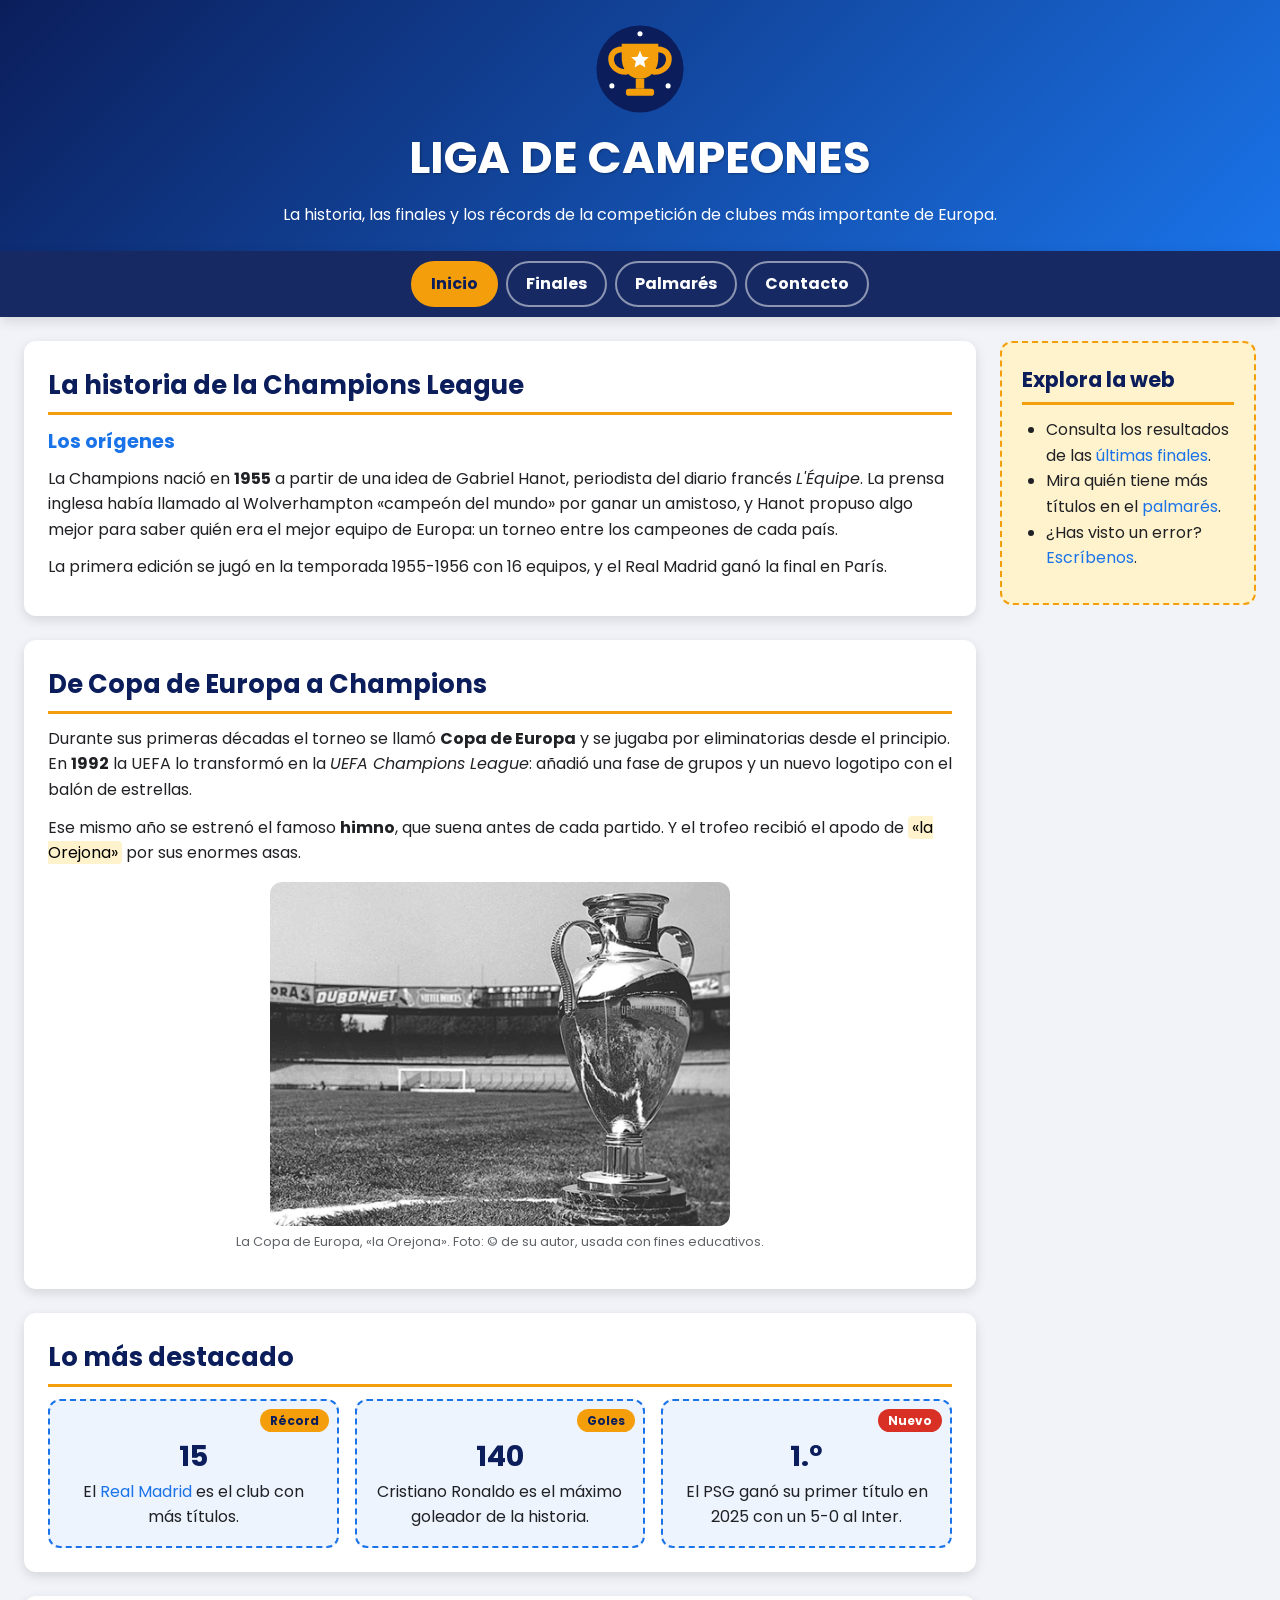
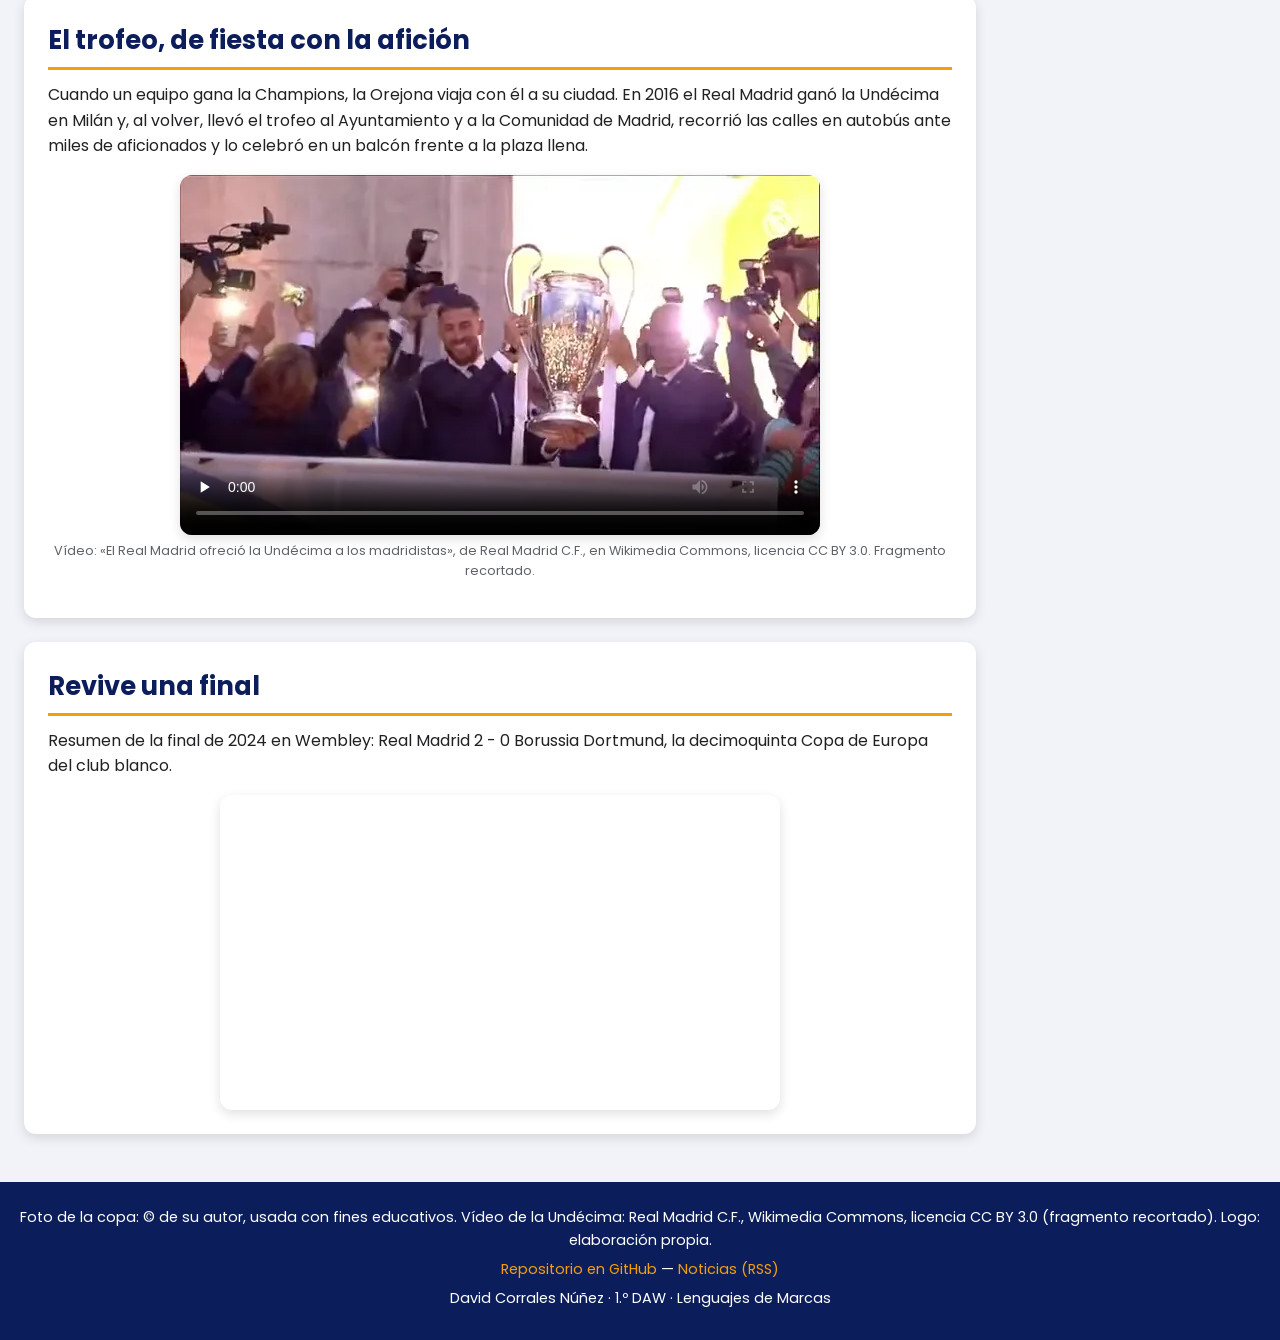
<file: index.html>
<!DOCTYPE html>
<html lang="es">
<head>
  <meta charset="utf-8">
  <meta name="viewport" content="width=device-width, initial-scale=1">
  <title>Inicio · Champions League</title>
  <meta name="description" content="La historia de la Champions League: sus orígenes, el cambio de nombre en 1992, sus grandes récords y una final para revivir.">
  <meta name="theme-color" content="#0B1E5B">
  <link rel="icon" href="Imagenes/logo-trofeo.svg" type="image/svg+xml">
  <link rel="icon" href="Imagenes/favicon-32.png" type="image/png" sizes="32x32">
  <link rel="alternate" type="application/rss+xml" title="Noticias de la web de la Champions" href="noticias.xml">
  <link rel="preconnect" href="https://fonts.googleapis.com">
  <link rel="preconnect" href="https://fonts.gstatic.com" crossorigin>
  <link href="https://fonts.googleapis.com/css2?family=Poppins:wght@400;700&amp;display=swap" rel="stylesheet">
  <link rel="stylesheet" href="css/styles.css">
</head>
<body>

  <!-- CABECERA -->
  <header>
    <img src="Imagenes/logo-trofeo.svg" alt="Logo de la web: copa dorada con una estrella sobre fondo azul" width="90" height="90" class="logo">
    <h1>Liga de Campeones</h1>
    <p>La historia, las finales y los récords de la competición de clubes más importante de Europa.</p>
  </header>

  <!-- MENÚ -->
  <nav>
    <ul>
      <li><a href="index.html" class="activo">Inicio</a></li>
      <li><a href="finales.html">Finales</a></li>
      <li><a href="palmares.html">Palmarés</a></li>
      <li><a href="contactos.html">Contacto</a></li>
    </ul>
  </nav>

  <!-- CONTENIDO PRINCIPAL -->
  <main>

    <section id="origenes">
      <h2>La historia de la Champions League</h2>
      <h3>Los orígenes</h3>
      <p>La Champions nació en <strong>1955</strong> a partir de una idea de Gabriel Hanot, periodista del diario francés <em>L'Équipe</em>.
        La prensa inglesa había llamado al Wolverhampton «campeón del mundo» por ganar un amistoso, y Hanot propuso
        algo mejor para saber quién era el mejor equipo de Europa: un torneo entre los campeones de cada país.</p>
      <p>La primera edición se jugó en la temporada 1955-1956 con 16 equipos, y el Real Madrid ganó la final en París.</p>
    </section>

    <section id="cambio">
      <h2>De Copa de Europa a Champions</h2>
      <p>Durante sus primeras décadas el torneo se llamó <strong>Copa de Europa</strong> y se jugaba por eliminatorias desde el principio.
        En <strong>1992</strong> la UEFA lo transformó en la <em>UEFA Champions League</em>: añadió una fase de grupos y un nuevo logotipo con el balón de estrellas.</p>
      <p>Ese mismo año se estrenó el famoso <strong>himno</strong>, que suena antes de cada partido. Y el trofeo recibió el apodo de
        <mark>«la Orejona»</mark> por sus enormes asas.</p>
      <img src="Imagenes/champions-league-la-historia-detras-del-mito.jpg" alt="Foto en blanco y negro de la Copa de Europa en primer plano, con la grada de un estadio al fondo" width="460" height="342" loading="lazy">
      <p class="credito">La Copa de Europa, «la Orejona». Foto: © de su autor, usada con fines educativos.</p>
    </section>

    <section id="destacado">
      <h2>Lo más destacado</h2>
      <ul class="destacados">
        <li>
          <span class="etiqueta">Récord</span>
          <strong>15</strong>
          El <a href="palmares.html">Real Madrid</a> es el club con más títulos.
        </li>
        <li>
          <span class="etiqueta">Goles</span>
          <strong>140</strong>
          Cristiano Ronaldo es el máximo goleador de la historia.
        </li>
        <li>
          <span class="etiqueta nuevo">Nuevo</span>
          <strong>1.º</strong>
          El PSG ganó su primer título en 2025 con un 5-0 al Inter.
        </li>
      </ul>
    </section>

    <section id="gira">
      <h2>El trofeo, de fiesta con la afición</h2>
      <p>Cuando un equipo gana la Champions, la Orejona viaja con él a su ciudad. En 2016 el Real Madrid ganó la Undécima en Milán y, al volver, llevó el trofeo al Ayuntamiento y a la Comunidad de Madrid, recorrió las calles en autobús ante miles de aficionados y lo celebró en un balcón frente a la plaza llena.</p>
      <video controls width="640" height="360" poster="video/poster-undecima.webp" preload="none">
        <source src="video/undecima.webm" type="video/webm">
        <source src="video/undecima.mp4" type="video/mp4">
        Tu navegador no puede reproducir este vídeo.
      </video>
      <p class="credito">Vídeo: «El Real Madrid ofreció la Undécima a los madridistas», de Real Madrid C.F., en Wikimedia Commons, licencia CC BY 3.0. Fragmento recortado.</p>
    </section>

    <section id="final">
      <h2>Revive una final</h2>
      <p>Resumen de la final de 2024 en Wembley: Real Madrid 2 - 0 Borussia Dortmund, la decimoquinta Copa de Europa del club blanco.</p>
      <div class="video">
        <iframe
          src="https://www.youtube-nocookie.com/embed/9DTY12GVj9U"
          title="Vídeo: resumen en español de la final de la Champions 2024, Borussia Dortmund 0-2 Real Madrid"
          width="560" height="315"
          loading="lazy"
          allowfullscreen>
        </iframe>
      </div>
    </section>

  </main>

  <!-- BARRA LATERAL -->
  <aside>
    <h2>Explora la web</h2>
    <ul>
      <li>Consulta los resultados de las <a href="finales.html">últimas finales</a>.</li>
      <li>Mira quién tiene más títulos en el <a href="palmares.html">palmarés</a>.</li>
      <li>¿Has visto un error? <a href="contactos.html">Escríbenos</a>.</li>
    </ul>
  </aside>

  <!-- PIE -->
  <footer>
    <p>Foto de la copa: © de su autor, usada con fines educativos. Vídeo de la Undécima: Real Madrid C.F., Wikimedia Commons, licencia CC BY 3.0 (fragmento recortado). Logo: elaboración propia.</p>
    <p><a href="https://github.com/davidcn8/davidchampions" target="_blank" rel="noopener">Repositorio en GitHub</a> &mdash; <a href="noticias.xml">Noticias (RSS)</a></p>
    <p>David Corrales Núñez · 1.º DAW · Lenguajes de Marcas</p>
  </footer>

</body>
</html>
</file>
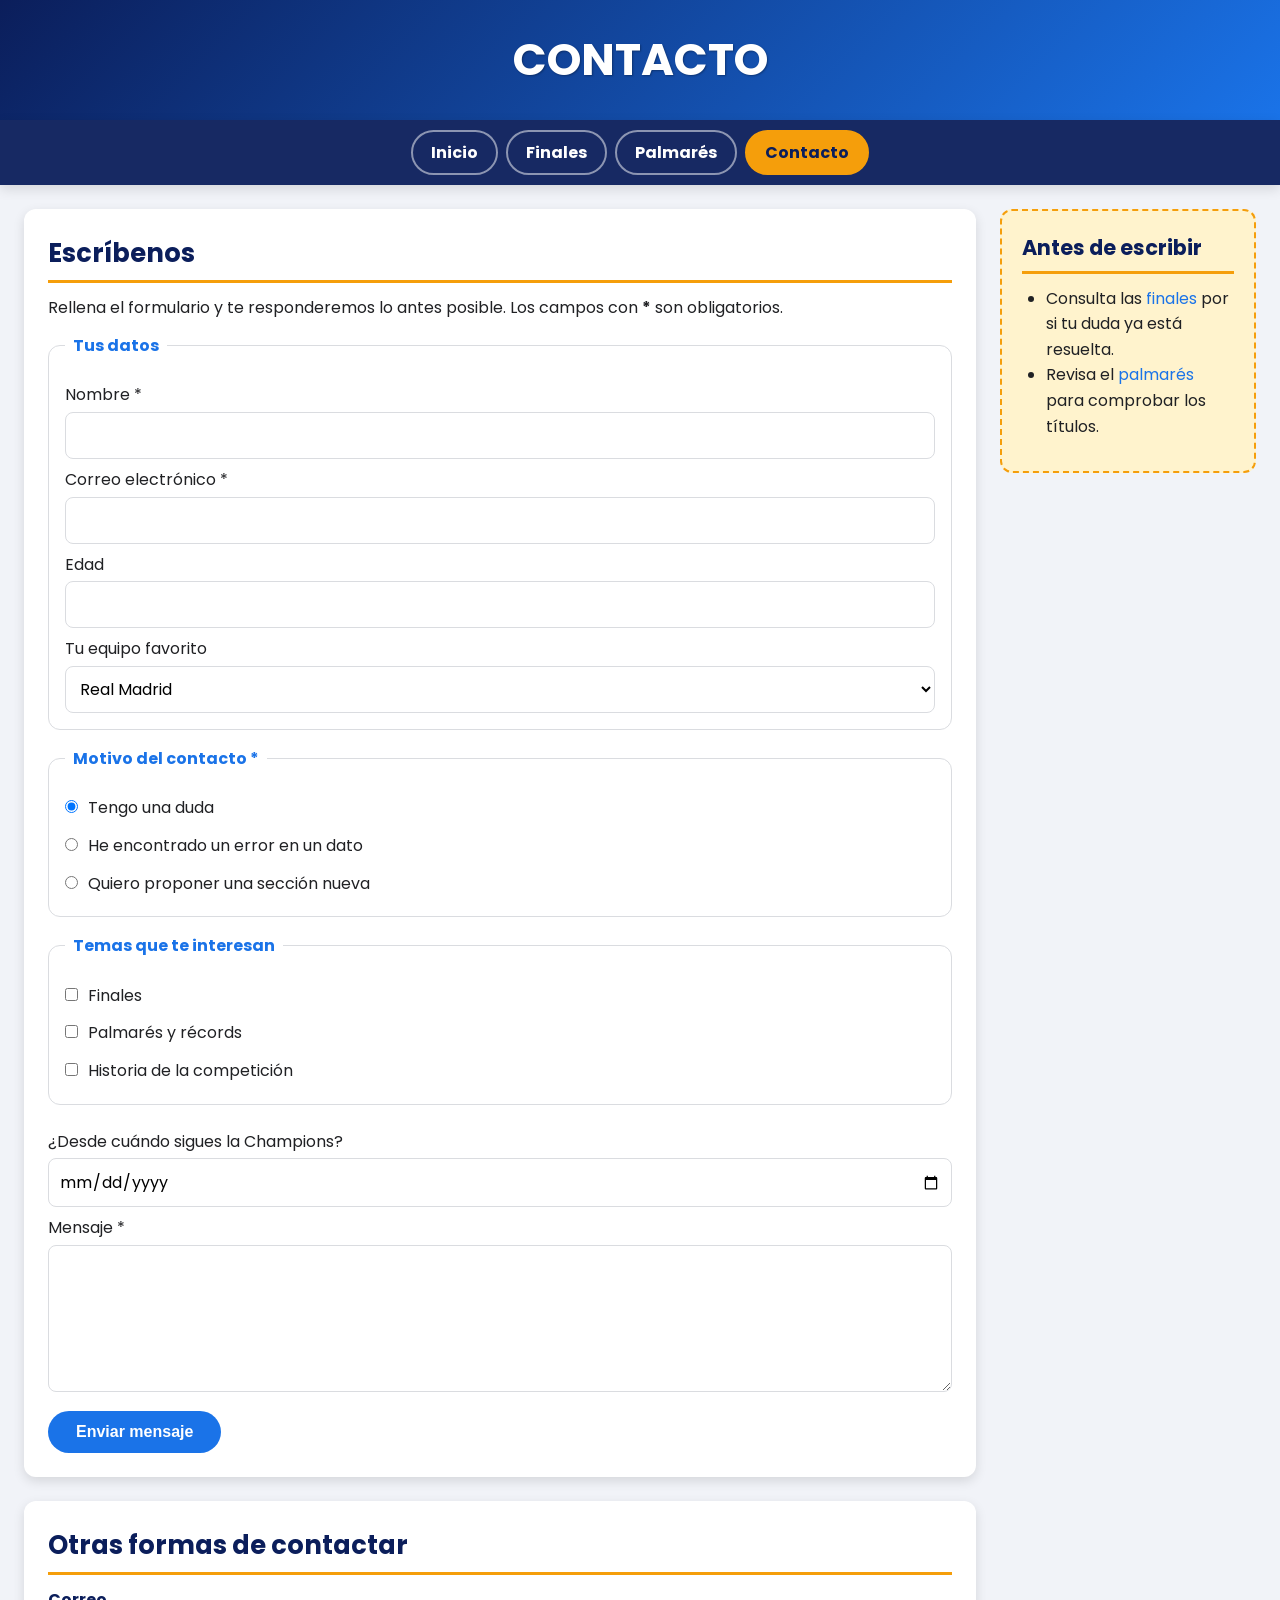
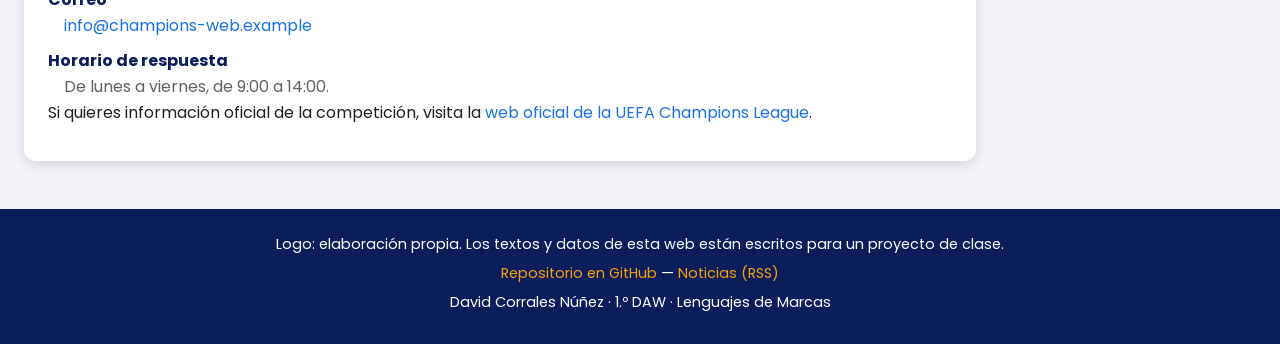
<file: contactos.html>
<!DOCTYPE html>
<html lang="es">
<head>
  <meta charset="utf-8">
  <meta name="viewport" content="width=device-width, initial-scale=1">
  <title>Contacto · Champions League</title>
  <meta name="description" content="Escríbenos para enviar dudas, propuestas o correcciones sobre la web de la Champions League.">
  <meta name="theme-color" content="#0B1E5B">
  <link rel="icon" href="Imagenes/logo-trofeo.svg" type="image/svg+xml">
  <link rel="icon" href="Imagenes/favicon-32.png" type="image/png" sizes="32x32">
  <link rel="alternate" type="application/rss+xml" title="Noticias de la web de la Champions" href="noticias.xml">
  <link rel="preconnect" href="https://fonts.googleapis.com">
  <link rel="preconnect" href="https://fonts.gstatic.com" crossorigin>
  <link href="https://fonts.googleapis.com/css2?family=Poppins:wght@400;700&amp;display=swap" rel="stylesheet">
  <link rel="stylesheet" href="css/styles.css">
</head>
<body>

  <!-- CABECERA -->
  <header>
    <h1>Contacto</h1>
  </header>

  <!-- MENÚ -->
  <nav>
    <ul>
      <li><a href="index.html">Inicio</a></li>
      <li><a href="finales.html">Finales</a></li>
      <li><a href="palmares.html">Palmarés</a></li>
      <li><a href="contactos.html" class="activo">Contacto</a></li>
    </ul>
  </nav>

  <!-- CONTENIDO PRINCIPAL -->
  <main>

    <section id="formulario">
      <h2>Escríbenos</h2>
      <p>Rellena el formulario y te responderemos lo antes posible. Los campos con <strong>*</strong> son obligatorios.</p>

      <form action="gracias.html" method="get">

        <fieldset>
          <legend>Tus datos</legend>

          <label for="nombre">Nombre *</label>
          <input type="text" id="nombre" name="nombre" required>
          <br>

          <label for="email">Correo electrónico *</label>
          <input type="email" id="email" name="email" required>
          <br>

          <label for="edad">Edad</label>
          <input type="number" id="edad" name="edad" min="12" max="99">
          <br>

          <label for="equipo">Tu equipo favorito</label>
          <select id="equipo" name="equipo">
            <option value="real-madrid">Real Madrid</option>
            <option value="barcelona">FC Barcelona</option>
            <option value="atletico">Atlético de Madrid</option>
            <option value="otro">Otro equipo</option>
          </select>
        </fieldset>

        <fieldset>
          <legend>Motivo del contacto *</legend>

          <input type="radio" id="motivo-duda" name="motivo" value="duda" checked required>
          <label for="motivo-duda">Tengo una duda</label>
          <br>

          <input type="radio" id="motivo-error" name="motivo" value="error">
          <label for="motivo-error">He encontrado un error en un dato</label>
          <br>

          <input type="radio" id="motivo-propuesta" name="motivo" value="propuesta">
          <label for="motivo-propuesta">Quiero proponer una sección nueva</label>
        </fieldset>

        <fieldset>
          <legend>Temas que te interesan</legend>

          <input type="checkbox" id="tema-finales" name="temas" value="finales">
          <label for="tema-finales">Finales</label>
          <br>

          <input type="checkbox" id="tema-palmares" name="temas" value="palmares">
          <label for="tema-palmares">Palmarés y récords</label>
          <br>

          <input type="checkbox" id="tema-historia" name="temas" value="historia">
          <label for="tema-historia">Historia de la competición</label>
        </fieldset>

        <label for="fecha">¿Desde cuándo sigues la Champions?</label>
        <input type="date" id="fecha" name="fecha" min="1956-01-01" max="2026-12-31">
        <br>

        <label for="mensaje">Mensaje *</label>
        <br>
        <textarea id="mensaje" name="mensaje" rows="5" required></textarea>
        <br>

        <button type="submit">Enviar mensaje</button>
      </form>
    </section>

    <section id="datos">
      <h2>Otras formas de contactar</h2>
      <dl>
        <dt>Correo</dt>
        <dd><a href="mailto:info@champions-web.example">info@champions-web.example</a></dd>
        <dt>Horario de respuesta</dt>
        <dd>De lunes a viernes, de 9:00 a 14:00.</dd>
      </dl>
      <p>Si quieres información oficial de la competición, visita la <a href="https://www.uefa.com/uefachampionsleague/" target="_blank" rel="noopener">web oficial de la UEFA Champions League</a>.</p>
    </section>

  </main>

  <!-- BARRA LATERAL -->
  <aside>
    <h2>Antes de escribir</h2>
    <ul>
      <li>Consulta las <a href="finales.html">finales</a> por si tu duda ya está resuelta.</li>
      <li>Revisa el <a href="palmares.html">palmarés</a> para comprobar los títulos.</li>
    </ul>
  </aside>

  <!-- PIE -->
  <footer>
    <p>Logo: elaboración propia. Los textos y datos de esta web están escritos para un proyecto de clase.</p>
    <p><a href="https://github.com/davidcn8/davidchampions" target="_blank" rel="noopener">Repositorio en GitHub</a> &mdash; <a href="noticias.xml">Noticias (RSS)</a></p>
    <p>David Corrales Núñez · 1.º DAW · Lenguajes de Marcas</p>
  </footer>

</body>
</html>
</file>
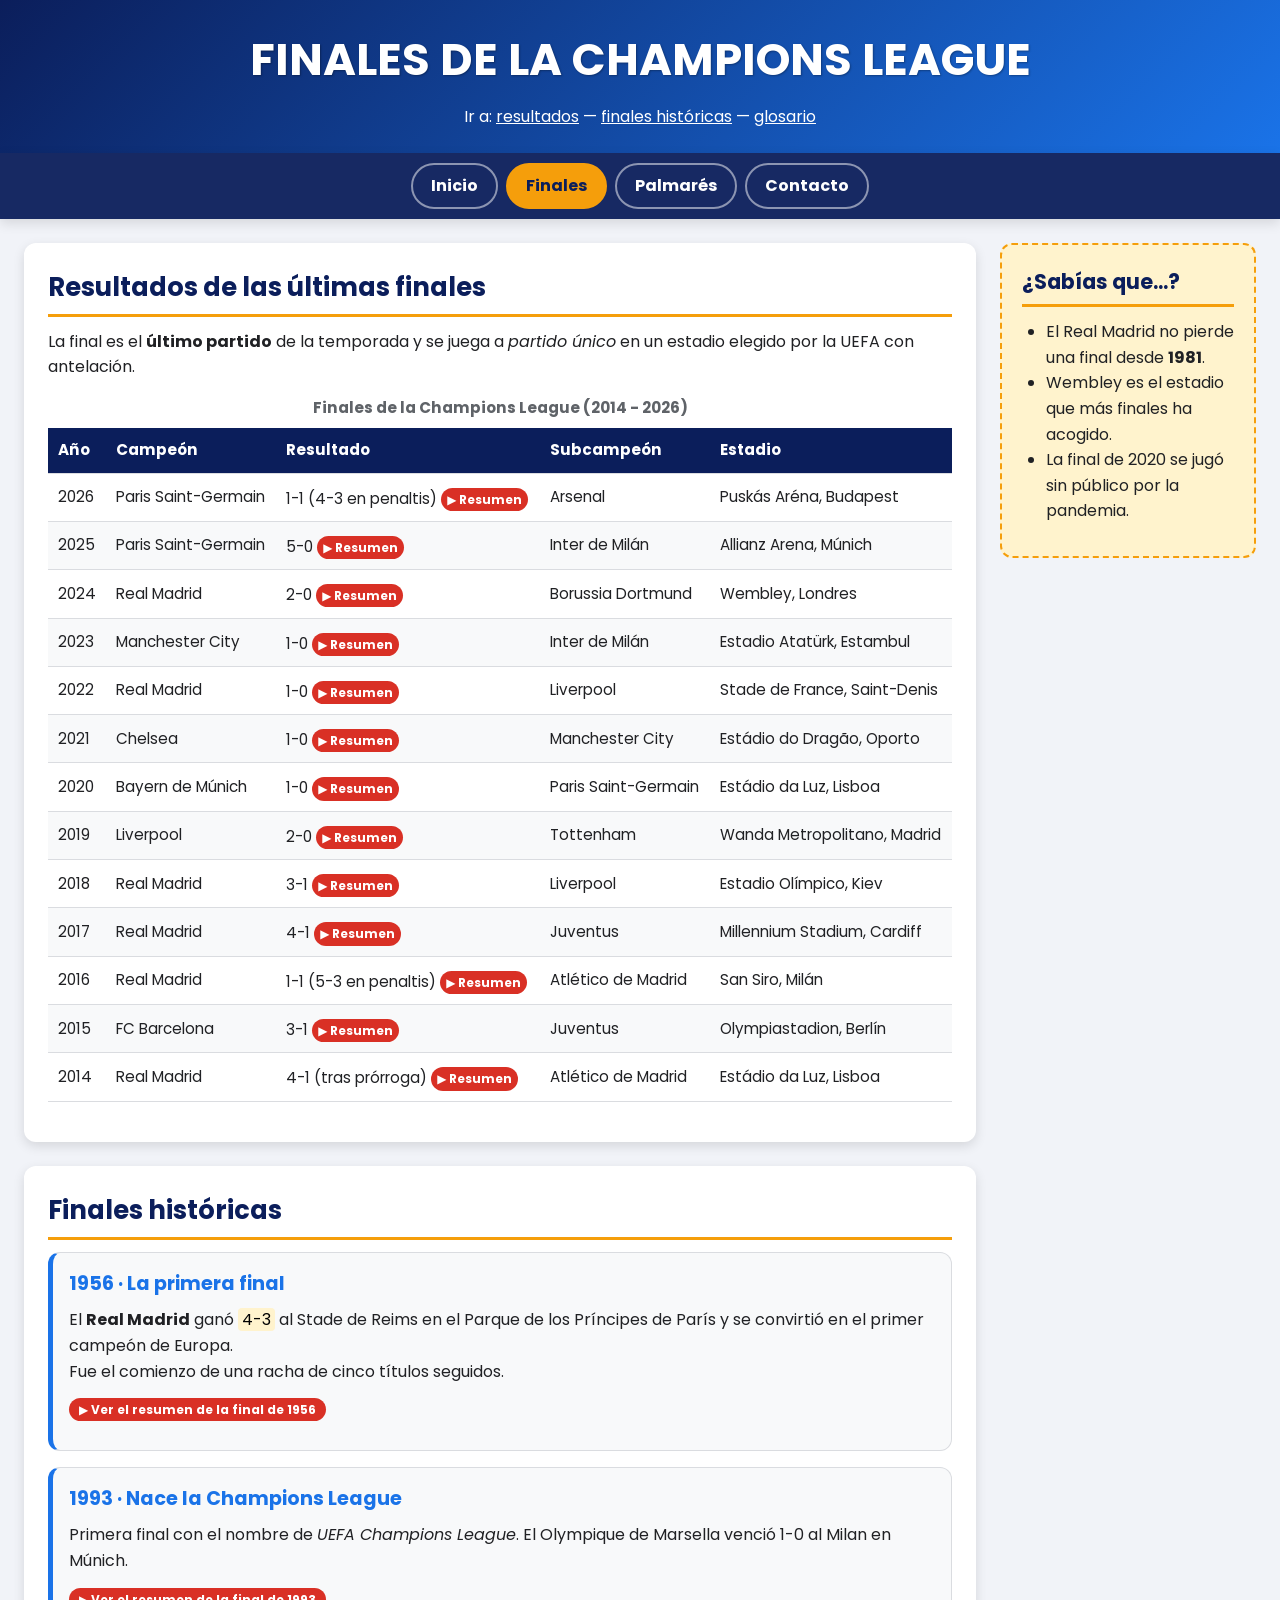
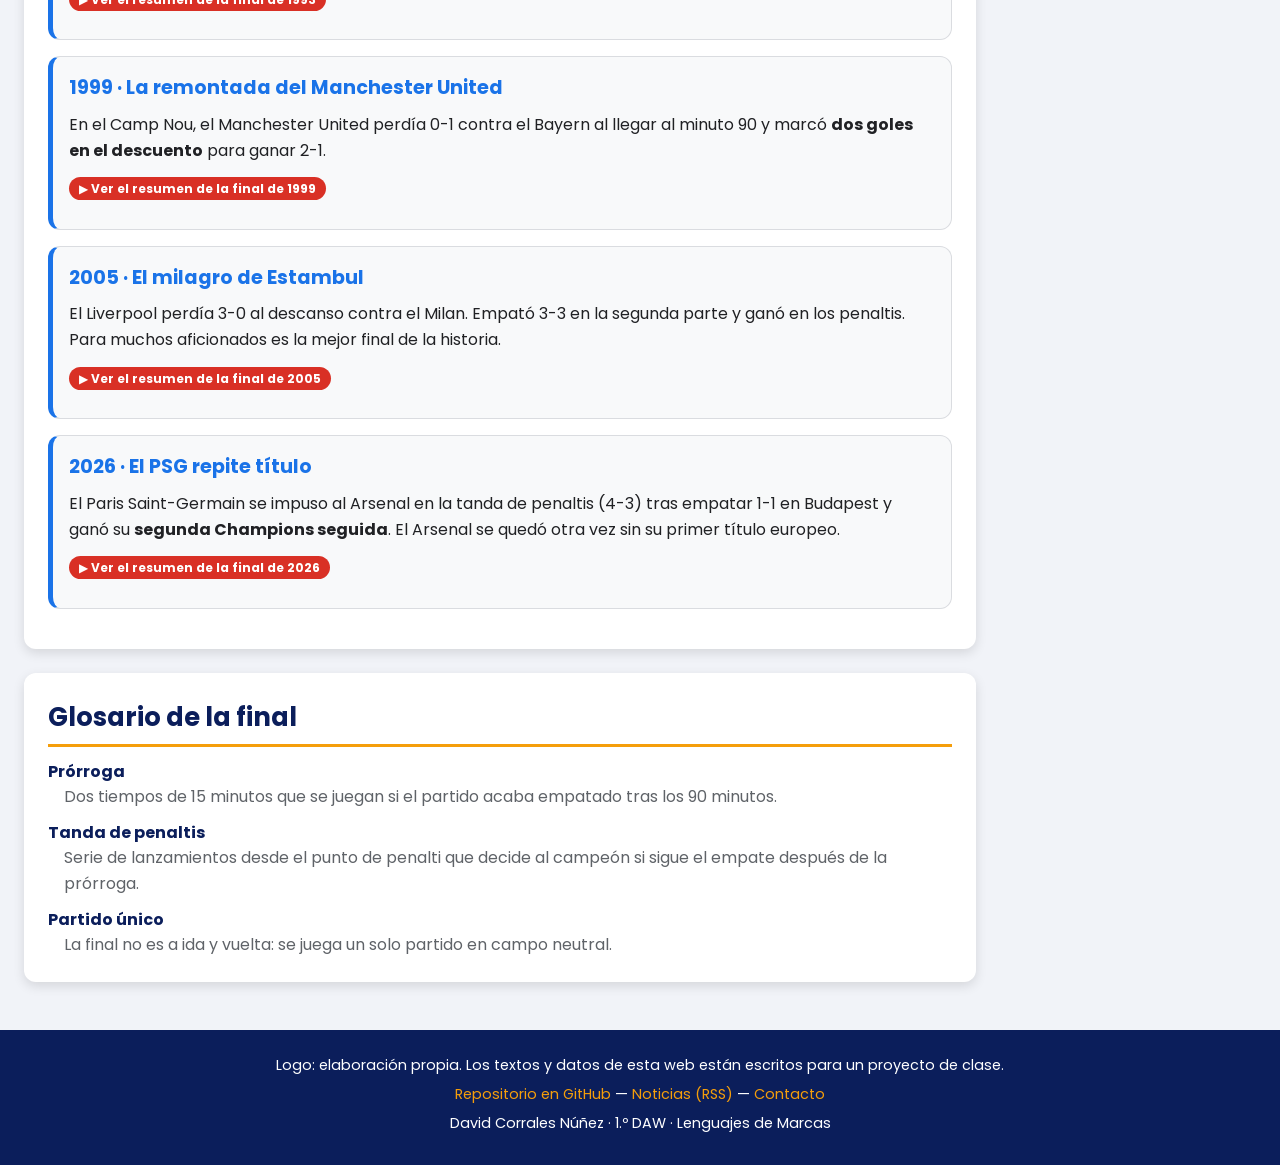
<file: finales.html>
<!DOCTYPE html>
<html lang="es">
<head>
  <meta charset="utf-8">
  <meta name="viewport" content="width=device-width, initial-scale=1">
  <title>Finales · Champions League</title>
  <meta name="description" content="Las finales más importantes de la Champions League: resultados, estadios y las noches más recordadas.">
  <meta name="theme-color" content="#0B1E5B">
  <link rel="icon" href="Imagenes/logo-trofeo.svg" type="image/svg+xml">
  <link rel="icon" href="Imagenes/favicon-32.png" type="image/png" sizes="32x32">
  <link rel="alternate" type="application/rss+xml" title="Noticias de la web de la Champions" href="noticias.xml">
  <link rel="preconnect" href="https://fonts.googleapis.com">
  <link rel="preconnect" href="https://fonts.gstatic.com" crossorigin>
  <link href="https://fonts.googleapis.com/css2?family=Poppins:wght@400;700&amp;display=swap" rel="stylesheet">
  <link rel="stylesheet" href="css/styles.css">
</head>
<body>

  <!-- CABECERA -->
  <header>
    <h1>Finales de la Champions League</h1>
    <p>Ir a: <a href="#resultados">resultados</a> &mdash; <a href="#historicas">finales históricas</a> &mdash; <a href="#glosario">glosario</a></p>
  </header>

  <!-- MENÚ -->
  <nav>
    <ul>
      <li><a href="index.html">Inicio</a></li>
      <li><a href="finales.html" class="activo">Finales</a></li>
      <li><a href="palmares.html">Palmarés</a></li>
      <li><a href="contactos.html">Contacto</a></li>
    </ul>
  </nav>

  <!-- CONTENIDO PRINCIPAL -->
  <main>

    <section id="resultados">
      <h2>Resultados de las últimas finales</h2>
      <p>La final es el <strong>último partido</strong> de la temporada y se juega a <em>partido único</em> en un estadio elegido por la UEFA con antelación.</p>

      <table>
        <caption>Finales de la Champions League (2014 - 2026)</caption>
        <thead>
          <tr>
            <th>Año</th>
            <th>Campeón</th>
            <th>Resultado</th>
            <th>Subcampeón</th>
            <th>Estadio</th>
          </tr>
        </thead>
        <tbody>
          <tr><td>2026</td><td>Paris Saint-Germain</td><td>1-1 (4-3 en penaltis) <a class="resumen" href="https://www.youtube.com/watch?v=FHCLUPVzoI4" target="_blank" rel="noopener" title="Resumen en español de la final de 2026">▶&nbsp;Resumen</a></td><td>Arsenal</td><td>Puskás Aréna, Budapest</td></tr>
          <tr><td>2025</td><td>Paris Saint-Germain</td><td>5-0 <a class="resumen" href="https://www.youtube.com/watch?v=L1M0ORIkCEg" target="_blank" rel="noopener" title="Resumen en español de la final de 2025">▶&nbsp;Resumen</a></td><td>Inter de Milán</td><td>Allianz Arena, Múnich</td></tr>
          <tr><td>2024</td><td>Real Madrid</td><td>2-0 <a class="resumen" href="https://www.youtube.com/watch?v=9DTY12GVj9U" target="_blank" rel="noopener" title="Resumen en español de la final de 2024">▶&nbsp;Resumen</a></td><td>Borussia Dortmund</td><td>Wembley, Londres</td></tr>
          <tr><td>2023</td><td>Manchester City</td><td>1-0 <a class="resumen" href="https://www.youtube.com/watch?v=0v2VBYh3tVY" target="_blank" rel="noopener" title="Resumen en español de la final de 2023">▶&nbsp;Resumen</a></td><td>Inter de Milán</td><td>Estadio Atatürk, Estambul</td></tr>
          <tr><td>2022</td><td>Real Madrid</td><td>1-0 <a class="resumen" href="https://www.youtube.com/watch?v=zoZeIV1NL0E" target="_blank" rel="noopener" title="Resumen en español de la final de 2022">▶&nbsp;Resumen</a></td><td>Liverpool</td><td>Stade de France, Saint-Denis</td></tr>
          <tr><td>2021</td><td>Chelsea</td><td>1-0 <a class="resumen" href="https://www.youtube.com/watch?v=jTnE7Zqd1AQ" target="_blank" rel="noopener" title="Resumen en español de la final de 2021">▶&nbsp;Resumen</a></td><td>Manchester City</td><td>Estádio do Dragão, Oporto</td></tr>
          <tr><td>2020</td><td>Bayern de Múnich</td><td>1-0 <a class="resumen" href="https://www.youtube.com/watch?v=uCBUJ7bqWyg" target="_blank" rel="noopener" title="Resumen en español de la final de 2020">▶&nbsp;Resumen</a></td><td>Paris Saint-Germain</td><td>Estádio da Luz, Lisboa</td></tr>
          <tr><td>2019</td><td>Liverpool</td><td>2-0 <a class="resumen" href="https://www.youtube.com/watch?v=Dg2HBFywgK8" target="_blank" rel="noopener" title="Resumen en español de la final de 2019">▶&nbsp;Resumen</a></td><td>Tottenham</td><td>Wanda Metropolitano, Madrid</td></tr>
          <tr><td>2018</td><td>Real Madrid</td><td>3-1 <a class="resumen" href="https://www.youtube.com/watch?v=24VFzzA7Ys8" target="_blank" rel="noopener" title="Resumen en español de la final de 2018">▶&nbsp;Resumen</a></td><td>Liverpool</td><td>Estadio Olímpico, Kiev</td></tr>
          <tr><td>2017</td><td>Real Madrid</td><td>4-1 <a class="resumen" href="https://www.youtube.com/watch?v=G4vcAxJA0-8" target="_blank" rel="noopener" title="Resumen en español de la final de 2017">▶&nbsp;Resumen</a></td><td>Juventus</td><td>Millennium Stadium, Cardiff</td></tr>
          <tr><td>2016</td><td>Real Madrid</td><td>1-1 (5-3 en penaltis) <a class="resumen" href="https://www.youtube.com/watch?v=zy6UFM5RrmY" target="_blank" rel="noopener" title="Resumen en español de la final de 2016">▶&nbsp;Resumen</a></td><td>Atlético de Madrid</td><td>San Siro, Milán</td></tr>
          <tr><td>2015</td><td>FC Barcelona</td><td>3-1 <a class="resumen" href="https://www.youtube.com/watch?v=xHP-HuUVgBA" target="_blank" rel="noopener" title="Resumen en español de la final de 2015">▶&nbsp;Resumen</a></td><td>Juventus</td><td>Olympiastadion, Berlín</td></tr>
          <tr><td>2014</td><td>Real Madrid</td><td>4-1 (tras prórroga) <a class="resumen" href="https://www.youtube.com/watch?v=7yyTmrl88FU" target="_blank" rel="noopener" title="Resumen en español de la final de 2014">▶&nbsp;Resumen</a></td><td>Atlético de Madrid</td><td>Estádio da Luz, Lisboa</td></tr>
        </tbody>
      </table>
    </section>

    <section id="historicas">
      <h2>Finales históricas</h2>

      <article>
        <h3>1956 · La primera final</h3>
        <p>El <strong>Real Madrid</strong> ganó <mark>4-3</mark> al Stade de Reims en el Parque de los Príncipes de París y se convirtió en el primer campeón de Europa.<br>Fue el comienzo de una racha de cinco títulos seguidos.</p>
        <p><a class="resumen" href="https://www.youtube.com/watch?v=5ptCCL-ft7k" target="_blank" rel="noopener" title="Resumen en español de la final de 1956">▶ Ver el resumen de la final de 1956</a></p>
      </article>

      <article>
        <h3>1993 · Nace la Champions League</h3>
        <p>Primera final con el nombre de <em>UEFA Champions League</em>. El Olympique de Marsella venció 1-0 al Milan en Múnich.</p>
        <p><a class="resumen" href="https://www.youtube.com/watch?v=B1I8AQOxUIY" target="_blank" rel="noopener" title="Resumen en español de la final de 1993">▶ Ver el resumen de la final de 1993</a></p>
      </article>

      <article>
        <h3>1999 · La remontada del Manchester United</h3>
        <p>En el Camp Nou, el Manchester United perdía 0-1 contra el Bayern al llegar al minuto 90 y marcó <strong>dos goles en el descuento</strong> para ganar 2-1.</p>
        <p><a class="resumen" href="https://www.youtube.com/watch?v=mEHiBwKStF8" target="_blank" rel="noopener" title="Resumen en español de la final de 1999">▶ Ver el resumen de la final de 1999</a></p>
      </article>

      <article>
        <h3>2005 · El milagro de Estambul</h3>
        <p>El Liverpool perdía 3-0 al descanso contra el Milan. Empató 3-3 en la segunda parte y ganó en los penaltis. Para muchos aficionados es la mejor final de la historia.</p>
        <p><a class="resumen" href="https://www.youtube.com/watch?v=twDTJbQh6IU" target="_blank" rel="noopener" title="Resumen en español de la final de 2005">▶ Ver el resumen de la final de 2005</a></p>
      </article>

      <article>
        <h3>2026 · El PSG repite título</h3>
        <p>El Paris Saint-Germain se impuso al Arsenal en la tanda de penaltis (4-3) tras empatar 1-1 en Budapest y ganó su <strong>segunda Champions seguida</strong>. El Arsenal se quedó otra vez sin su primer título europeo.</p>
        <p><a class="resumen" href="https://www.youtube.com/watch?v=FHCLUPVzoI4" target="_blank" rel="noopener" title="Resumen en español de la final de 2026">▶ Ver el resumen de la final de 2026</a></p>
      </article>
    </section>

    <section id="glosario">
      <h2>Glosario de la final</h2>
      <dl>
        <dt>Prórroga</dt>
        <dd>Dos tiempos de 15 minutos que se juegan si el partido acaba empatado tras los 90 minutos.</dd>
        <dt>Tanda de penaltis</dt>
        <dd>Serie de lanzamientos desde el punto de penalti que decide al campeón si sigue el empate después de la prórroga.</dd>
        <dt>Partido único</dt>
        <dd>La final no es a ida y vuelta: se juega un solo partido en campo neutral.</dd>
      </dl>
    </section>

  </main>

  <!-- BARRA LATERAL -->
  <aside>
    <h2>¿Sabías que...?</h2>
    <ul>
      <li>El Real Madrid no pierde una final desde <strong>1981</strong>.</li>
      <li>Wembley es el estadio que más finales ha acogido.</li>
      <li>La final de 2020 se jugó sin público por la pandemia.</li>
    </ul>
  </aside>

  <!-- PIE -->
  <footer>
    <p>Logo: elaboración propia. Los textos y datos de esta web están escritos para un proyecto de clase.</p>
    <p><a href="https://github.com/davidcn8/davidchampions" target="_blank" rel="noopener">Repositorio en GitHub</a> &mdash; <a href="noticias.xml">Noticias (RSS)</a> &mdash; <a href="contactos.html">Contacto</a></p>
    <p>David Corrales Núñez · 1.º DAW · Lenguajes de Marcas</p>
  </footer>

</body>
</html>
</file>
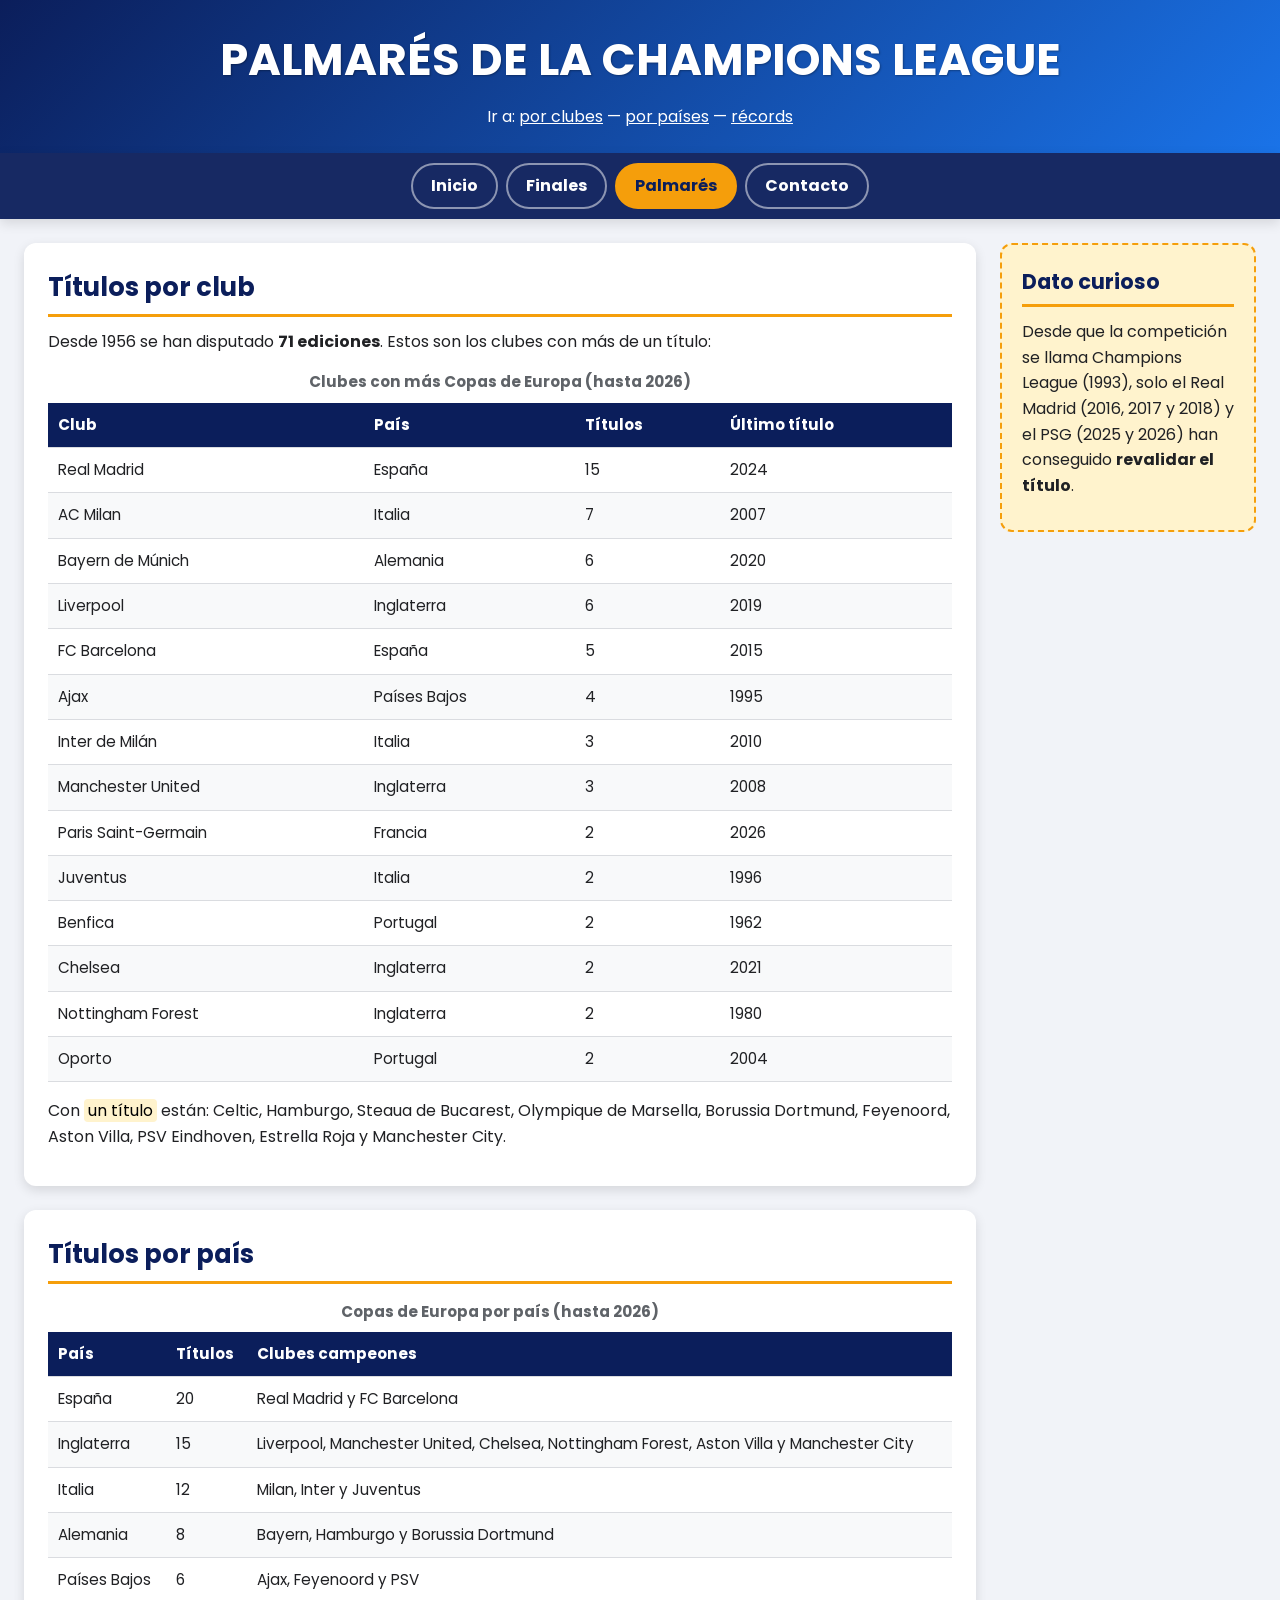
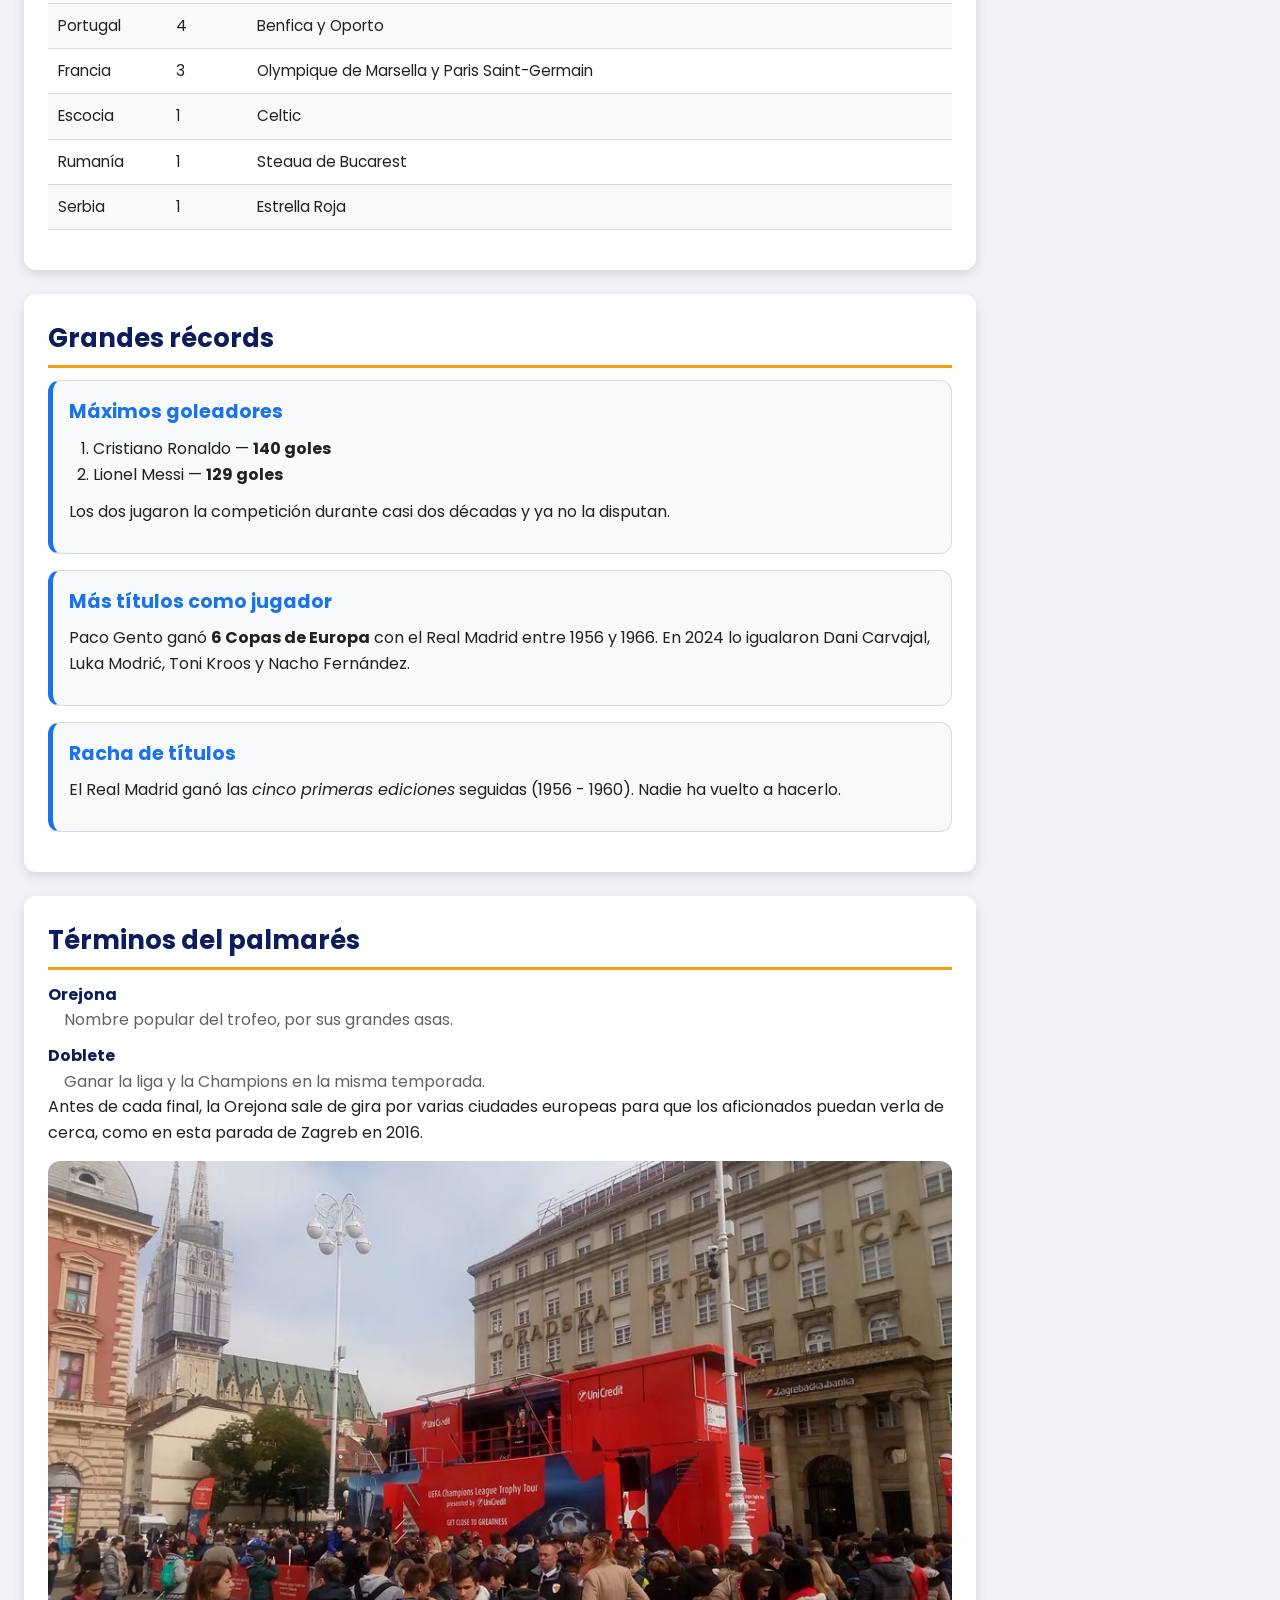
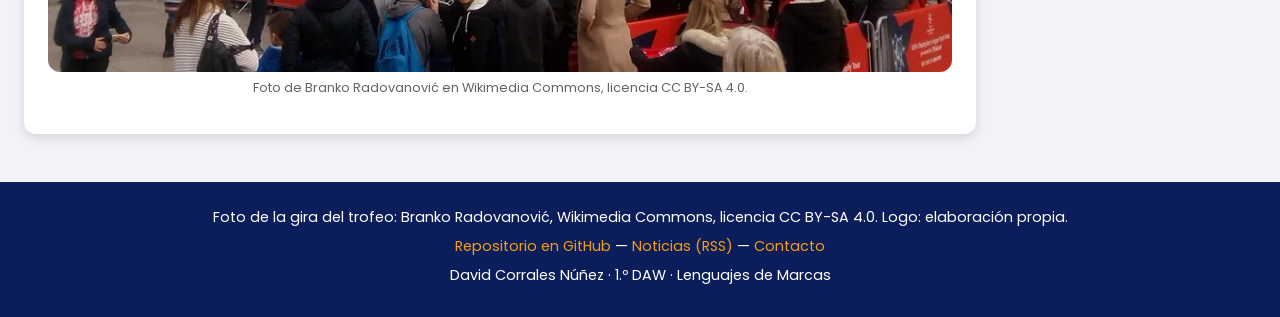
<file: palmares.html>
<!DOCTYPE html>
<html lang="es">
<head>
  <meta charset="utf-8">
  <meta name="viewport" content="width=device-width, initial-scale=1">
  <title>Palmarés · Champions League</title>
  <meta name="description" content="Palmarés de la Champions League: títulos por club, por país y los grandes récords de la competición.">
  <meta name="theme-color" content="#0B1E5B">
  <link rel="icon" href="Imagenes/logo-trofeo.svg" type="image/svg+xml">
  <link rel="icon" href="Imagenes/favicon-32.png" type="image/png" sizes="32x32">
  <link rel="alternate" type="application/rss+xml" title="Noticias de la web de la Champions" href="noticias.xml">
  <link rel="preconnect" href="https://fonts.googleapis.com">
  <link rel="preconnect" href="https://fonts.gstatic.com" crossorigin>
  <link href="https://fonts.googleapis.com/css2?family=Poppins:wght@400;700&amp;display=swap" rel="stylesheet">
  <link rel="stylesheet" href="css/styles.css">
</head>
<body>

  <!-- CABECERA -->
  <header>
    <h1>Palmarés de la Champions League</h1>
    <p>Ir a: <a href="#clubes">por clubes</a> &mdash; <a href="#paises">por países</a> &mdash; <a href="#records">récords</a></p>
  </header>

  <!-- MENÚ -->
  <nav>
    <ul>
      <li><a href="index.html">Inicio</a></li>
      <li><a href="finales.html">Finales</a></li>
      <li><a href="palmares.html" class="activo">Palmarés</a></li>
      <li><a href="contactos.html">Contacto</a></li>
    </ul>
  </nav>

  <!-- CONTENIDO PRINCIPAL -->
  <main>

    <section id="clubes">
      <h2>Títulos por club</h2>
      <p>Desde 1956 se han disputado <strong>71 ediciones</strong>. Estos son los clubes con más de un título:</p>

      <table>
        <caption>Clubes con más Copas de Europa (hasta 2026)</caption>
        <thead>
          <tr>
            <th>Club</th>
            <th>País</th>
            <th>Títulos</th>
            <th>Último título</th>
          </tr>
        </thead>
        <tbody>
          <tr><td>Real Madrid</td><td>España</td><td>15</td><td>2024</td></tr>
          <tr><td>AC Milan</td><td>Italia</td><td>7</td><td>2007</td></tr>
          <tr><td>Bayern de Múnich</td><td>Alemania</td><td>6</td><td>2020</td></tr>
          <tr><td>Liverpool</td><td>Inglaterra</td><td>6</td><td>2019</td></tr>
          <tr><td>FC Barcelona</td><td>España</td><td>5</td><td>2015</td></tr>
          <tr><td>Ajax</td><td>Países Bajos</td><td>4</td><td>1995</td></tr>
          <tr><td>Inter de Milán</td><td>Italia</td><td>3</td><td>2010</td></tr>
          <tr><td>Manchester United</td><td>Inglaterra</td><td>3</td><td>2008</td></tr>
          <tr><td>Paris Saint-Germain</td><td>Francia</td><td>2</td><td>2026</td></tr>
          <tr><td>Juventus</td><td>Italia</td><td>2</td><td>1996</td></tr>
          <tr><td>Benfica</td><td>Portugal</td><td>2</td><td>1962</td></tr>
          <tr><td>Chelsea</td><td>Inglaterra</td><td>2</td><td>2021</td></tr>
          <tr><td>Nottingham Forest</td><td>Inglaterra</td><td>2</td><td>1980</td></tr>
          <tr><td>Oporto</td><td>Portugal</td><td>2</td><td>2004</td></tr>
        </tbody>
      </table>

      <p>Con <mark>un título</mark> están: Celtic, Hamburgo, Steaua de Bucarest, Olympique de Marsella, Borussia Dortmund, Feyenoord, Aston Villa, PSV Eindhoven, Estrella Roja y Manchester City.</p>
    </section>

    <section id="paises">
      <h2>Títulos por país</h2>

      <table>
        <caption>Copas de Europa por país (hasta 2026)</caption>
        <thead>
          <tr>
            <th>País</th>
            <th>Títulos</th>
            <th>Clubes campeones</th>
          </tr>
        </thead>
        <tbody>
          <tr><td>España</td><td>20</td><td>Real Madrid y FC Barcelona</td></tr>
          <tr><td>Inglaterra</td><td>15</td><td>Liverpool, Manchester United, Chelsea, Nottingham Forest, Aston Villa y Manchester City</td></tr>
          <tr><td>Italia</td><td>12</td><td>Milan, Inter y Juventus</td></tr>
          <tr><td>Alemania</td><td>8</td><td>Bayern, Hamburgo y Borussia Dortmund</td></tr>
          <tr><td>Países Bajos</td><td>6</td><td>Ajax, Feyenoord y PSV</td></tr>
          <tr><td>Portugal</td><td>4</td><td>Benfica y Oporto</td></tr>
          <tr><td>Francia</td><td>3</td><td>Olympique de Marsella y Paris Saint-Germain</td></tr>
          <tr><td>Escocia</td><td>1</td><td>Celtic</td></tr>
          <tr><td>Rumanía</td><td>1</td><td>Steaua de Bucarest</td></tr>
          <tr><td>Serbia</td><td>1</td><td>Estrella Roja</td></tr>
        </tbody>
      </table>
    </section>

    <section id="records">
      <h2>Grandes récords</h2>

      <article>
        <h3>Máximos goleadores</h3>
        <ol>
          <li>Cristiano Ronaldo &mdash; <strong>140 goles</strong></li>
          <li>Lionel Messi &mdash; <strong>129 goles</strong></li>
        </ol>
        <p>Los dos jugaron la competición durante casi dos décadas y ya no la disputan.</p>
      </article>

      <article>
        <h3>Más títulos como jugador</h3>
        <p>Paco Gento ganó <strong>6 Copas de Europa</strong> con el Real Madrid entre 1956 y 1966. En 2024 lo igualaron Dani Carvajal, Luka Modrić, Toni Kroos y Nacho Fernández.</p>
      </article>

      <article>
        <h3>Racha de títulos</h3>
        <p>El Real Madrid ganó las <em>cinco primeras ediciones</em> seguidas (1956 - 1960). Nadie ha vuelto a hacerlo.</p>
      </article>
    </section>

    <section id="terminos">
      <h2>Términos del palmarés</h2>
      <dl>
        <dt>Orejona</dt>
        <dd>Nombre popular del trofeo, por sus grandes asas.</dd>
        <dt>Doblete</dt>
        <dd>Ganar la liga y la Champions en la misma temporada.</dd>
      </dl>
      <p>Antes de cada final, la Orejona sale de gira por varias ciudades europeas para que los aficionados puedan verla de cerca, como en esta parada de Zagreb en 2016.</p>
      <img src="Imagenes/gira-trofeo-zagreb.webp" alt="Aficionados haciendo cola ante el escenario rojo de la gira del trofeo de la Champions en la plaza central de Zagreb" width="960" height="542" loading="lazy">
      <p class="credito">Foto de Branko Radovanović en Wikimedia Commons, licencia CC BY-SA 4.0.</p>
    </section>

  </main>

  <!-- BARRA LATERAL -->
  <aside>
    <h2>Dato curioso</h2>
    <p>Desde que la competición se llama Champions League (1993), solo el Real Madrid (2016, 2017 y 2018) y el PSG (2025 y 2026) han conseguido <strong>revalidar el título</strong>.</p>
  </aside>

  <!-- PIE -->
  <footer>
    <p>Foto de la gira del trofeo: Branko Radovanović, Wikimedia Commons, licencia CC BY-SA 4.0. Logo: elaboración propia.</p>
    <p><a href="https://github.com/davidcn8/davidchampions" target="_blank" rel="noopener">Repositorio en GitHub</a> &mdash; <a href="noticias.xml">Noticias (RSS)</a> &mdash; <a href="contactos.html">Contacto</a></p>
    <p>David Corrales Núñez · 1.º DAW · Lenguajes de Marcas</p>
  </footer>

</body>
</html>
</file>
<file: css/styles.css>
* {
  margin: 0;
  padding: 0;
  box-sizing: border-box;
}

:root {
  --azul-oscuro: #0B1E5B;
  --azul: #1A73E8;
  --morado: #6C5CE7;
  --dorado: #F59E0B;
  --texto: #202124;
  --texto-suave: #5F6368;
  --fondo: #F1F3F8;
  --blanco: #FFFFFF;
  --borde: #DADCE0;
  --radio: 12px;
  --sombra: 0 4px 12px rgba(0, 0, 0, .12);
}

body {
  font-family: 'Poppins', system-ui, Arial, sans-serif; 
  font-size: 16px;
  line-height: 1.6;
  color: var(--texto);
  background-color: var(--fondo);
}

h1 {
  font-size: 2.2rem;
  text-transform: uppercase;
  text-shadow: 1px 1px 2px rgba(0, 0, 0, .3);
}

h2 {
  font-size: 1.6rem;
  color: var(--azul-oscuro);
  margin-bottom: 12px;
  padding-bottom: 6px;
  border-bottom: 3px solid var(--dorado);
}

h3 {
  font-size: 1.2rem;
  color: var(--azul);
  margin-bottom: 8px;
}

p {
  margin-bottom: 12px;
}

ul,
ol {
  margin: 0 0 12px 24px;
}

a {
  color: var(--azul);
  text-decoration: none;
}

a:hover {
  text-decoration: underline;
}

img,
iframe,
video {
  max-width: 100%;
}

video {
  display: block;
  height: auto;
  margin: 16px auto 0;
  border-radius: var(--radio);
  box-shadow: var(--sombra);
}

.credito {
  font-size: .8rem;
  color: var(--texto-suave);
  text-align: center;
  margin-top: 6px;
}

img {
  height: auto;
  display: block;
  border-radius: var(--radio);
}

mark {
  background-color: #FFF3CD;
  padding: 0 4px;
  border-radius: 4px;
}


a:focus,
button:focus,
input:focus,
select:focus,
textarea:focus {
  outline: 3px solid var(--dorado);
  outline-offset: 2px;
}


body {
  display: grid;
  grid-template-columns: minmax(0, 1fr);
  grid-template-areas:
    "cabecera"
    "menu"
    "contenido"
    "lateral"
    "pie";
  column-gap: 24px;
}

header {
  grid-area: cabecera;
}

nav {
  grid-area: menu;
}

main {
  grid-area: contenido;
  padding: 24px 16px 0;
}

aside {
  grid-area: lateral;
  margin: 0 16px;
}

footer {
  grid-area: pie;
  margin-top: 24px;
}

header {
  background-color: var(--azul-oscuro); /* respaldo */
  background-image: linear-gradient(135deg, var(--azul-oscuro), var(--azul));
  color: var(--blanco);
  text-align: center;
  padding: 24px 16px;
}

header .logo {
  width: 90px;
  margin: 0 auto 8px;
  border-radius: 50%; 
  transition: transform .3s ease;
}

header .logo:hover {
  transform: rotate(-5deg) scale(1.05);
}

header p {
  margin: 8px 0 0;
}

header p a {
  color: var(--blanco);
  text-decoration: underline;
}

nav {
  position: sticky;
  top: 0;
  z-index: 10;
  background-color: rgba(11, 30, 91, .95);
  box-shadow: var(--sombra);
}

nav ul {
  display: flex;
  flex-wrap: wrap;
  justify-content: center;
  gap: 8px;
  list-style: none;
  margin: 0;
  padding: 10px 8px;
}

nav a {
  display: inline-block;
  color: var(--blanco);
  font-weight: bold;
  padding: 8px 18px;
  border: 2px solid rgba(255, 255, 255, .5);
  border-radius: 999px; /* forma de pastilla */
  transition: background-color .3s ease, color .3s ease;
}

nav a:hover {
  background-color: var(--blanco);
  color: var(--azul-oscuro);
  text-decoration: none;
}

nav a.activo {
  background-color: var(--dorado);
  border-color: var(--dorado);
  color: var(--azul-oscuro);
}

section {
  background-color: var(--blanco);
  border-radius: var(--radio);
  box-shadow: var(--sombra);
  padding: 24px;
  margin-bottom: 24px;
  animation: aparecer .6s ease-out both;
}

article {
  background-color: #F8F9FA;
  border: 1px solid var(--borde);
  border-left: 5px solid var(--azul);
  border-radius: var(--radio);
  padding: 16px;
  margin-bottom: 16px;
  transition: transform .3s ease, box-shadow .3s ease;
}

article:hover {
  transform: translateY(-4px);
  box-shadow: var(--sombra);
}

section img {
  margin: 16px auto 0;
}

.destacados {
  display: grid;
  grid-template-columns: 1fr;
  gap: 16px;
  list-style: none;
  margin: 0;
}

.destacados li {
  position: relative;
  background-color: rgba(26, 115, 232, .08);
  border: 2px dashed var(--azul);
  border-radius: var(--radio);
  padding: 32px 16px 16px;
  text-align: center;
  transition: transform .3s ease;
}

.destacados li:hover {
  transform: scale(1.03);
}

.destacados strong {
  display: block;
  font-size: 1.8rem;
  color: var(--azul-oscuro);
}

.etiqueta {
  position: absolute;
  top: 8px;
  right: 8px;
  background-color: var(--dorado);
  color: var(--azul-oscuro);
  font-size: .75rem;
  font-weight: bold;
  padding: 2px 10px;
  border-radius: 999px;
}

.nuevo {
  background-color: #D93025;
  color: var(--blanco);
  animation: latido 1.5s ease-in-out infinite;
}

.video {
  display: flex;
  justify-content: center;
  margin-top: 16px;
}

.video iframe {
  border: 0;
  border-radius: var(--radio);
  box-shadow: var(--sombra);
}

table {
  width: 100%;
  border-collapse: collapse;
  margin: 16px 0;
  font-size: .95rem;
}

caption {
  font-weight: bold;
  color: var(--texto-suave);
  margin-bottom: 8px;
}

th,
td {
  padding: 10px;
  border-bottom: 1px solid var(--borde);
  text-align: left;
}

th {
  background-color: var(--azul-oscuro);
  color: var(--blanco);
}

tbody tr:nth-child(even) {
  background-color: #F8F9FA;
}

tbody tr:hover {
  background-color: rgba(245, 158, 11, .15);
}

.resumen {
  display: inline-block;
  background-color: #D93025;
  color: var(--blanco);
  font-size: .75rem;
  font-weight: bold;
  padding: 2px 10px;
  border-radius: 999px;
  transition: background-color .3s ease, transform .3s ease;
}

.resumen:hover {
  background-color: var(--azul-oscuro);
  text-decoration: none;
  transform: scale(1.05);
}

td .resumen {
  margin-top: 4px;
  padding: 2px 6px;
}

dt {
  font-weight: bold;
  color: var(--azul-oscuro);
  margin-top: 10px;
}

dd {
  margin-left: 16px;
  color: var(--texto-suave);
}

fieldset {
  border: 1px solid var(--borde);
  border-radius: var(--radio);
  padding: 16px;
  margin-bottom: 16px;
}

legend {
  font-weight: bold;
  color: var(--azul);
  padding: 0 8px;
}

label {
  display: inline-block;
  margin: 8px 0 4px;
}

input[type="text"],
input[type="email"],
input[type="number"],
input[type="date"],
select,
textarea {
  width: 100%;
  padding: 10px;
  font-family: inherit;
  font-size: 1rem;
  border: 1px solid var(--borde);
  border-radius: 8px;
  background-color: var(--blanco);
}

textarea {
  margin-bottom: 12px;
}

input[type="radio"],
input[type="checkbox"] {
  margin-right: 6px;
}

button {
  background-color: var(--azul);
  color: var(--blanco);
  font-size: 1rem;
  font-weight: bold;
  padding: 12px 28px;
  border: 0;
  border-radius: 999px;
  cursor: pointer;
  transform: translateY(0);
  transition: background-color .3s ease, transform .3s ease;
}

button:hover {
  background-color: var(--morado);
  transform: translateY(-2px);
}

aside {
  background-color: #FFF3CD;
  border: 2px dashed var(--dorado);
  border-radius: var(--radio);
  padding: 20px;
  align-self: start;
}

aside h2 {
  font-size: 1.3rem;
}

footer {
  background-color: var(--azul-oscuro);
  color: var(--blanco);
  text-align: center;
  padding: 24px 16px;
  font-size: .9rem;
}

footer a {
  color: var(--dorado);
}

footer p {
  margin-bottom: 6px;
}

@keyframes aparecer {
  from {
    opacity: 0;
    transform: translateY(12px);
  }
  to {
    opacity: 1;
    transform: translateY(0);
  }
}

@keyframes latido {
  0% {
    transform: scale(1);
  }
  50% {
    transform: scale(1.15);
  }
  100% {
    transform: scale(1);
  }
}

@media (max-width: 600px) {
  h1 {
    font-size: 1.6rem;
  }

  section {
    padding: 16px 8px;
  }

  main {
    padding: 24px 8px 0;
  }

  nav ul {
    gap: 4px;
    padding: 8px 4px;
  }

  nav a {
    font-size: .85rem;
    padding: 6px 12px;
  }

  table {
    font-size: .65rem;
  }

  th,
  td {
    padding: 6px 2px;
  }

  td .resumen {
    font-size: .6rem;
    padding: 2px 5px;
  }
}

@media (min-width: 700px) {
  .destacados {
    grid-template-columns: repeat(3, 1fr);
  }
}

@media (min-width: 900px) {
  body {
    grid-template-columns: minmax(0, 1fr) 280px;
    grid-template-areas:
      "cabecera cabecera"
      "menu menu"
      "contenido lateral"
      "pie pie";
  }

  main {
    padding: 24px 0 0 24px;
  }

  aside {
    margin: 24px 24px 0 0;
  }

  h1 {
    font-size: 2.8rem;
  }
}

@media (prefers-reduced-motion: reduce) {
  section,
  .nuevo {
    animation: none;
  }

  header .logo,
  .resumen,
  article,
  button,
  nav a,
  .destacados li {
    transition: none;
  }
}
</file>
